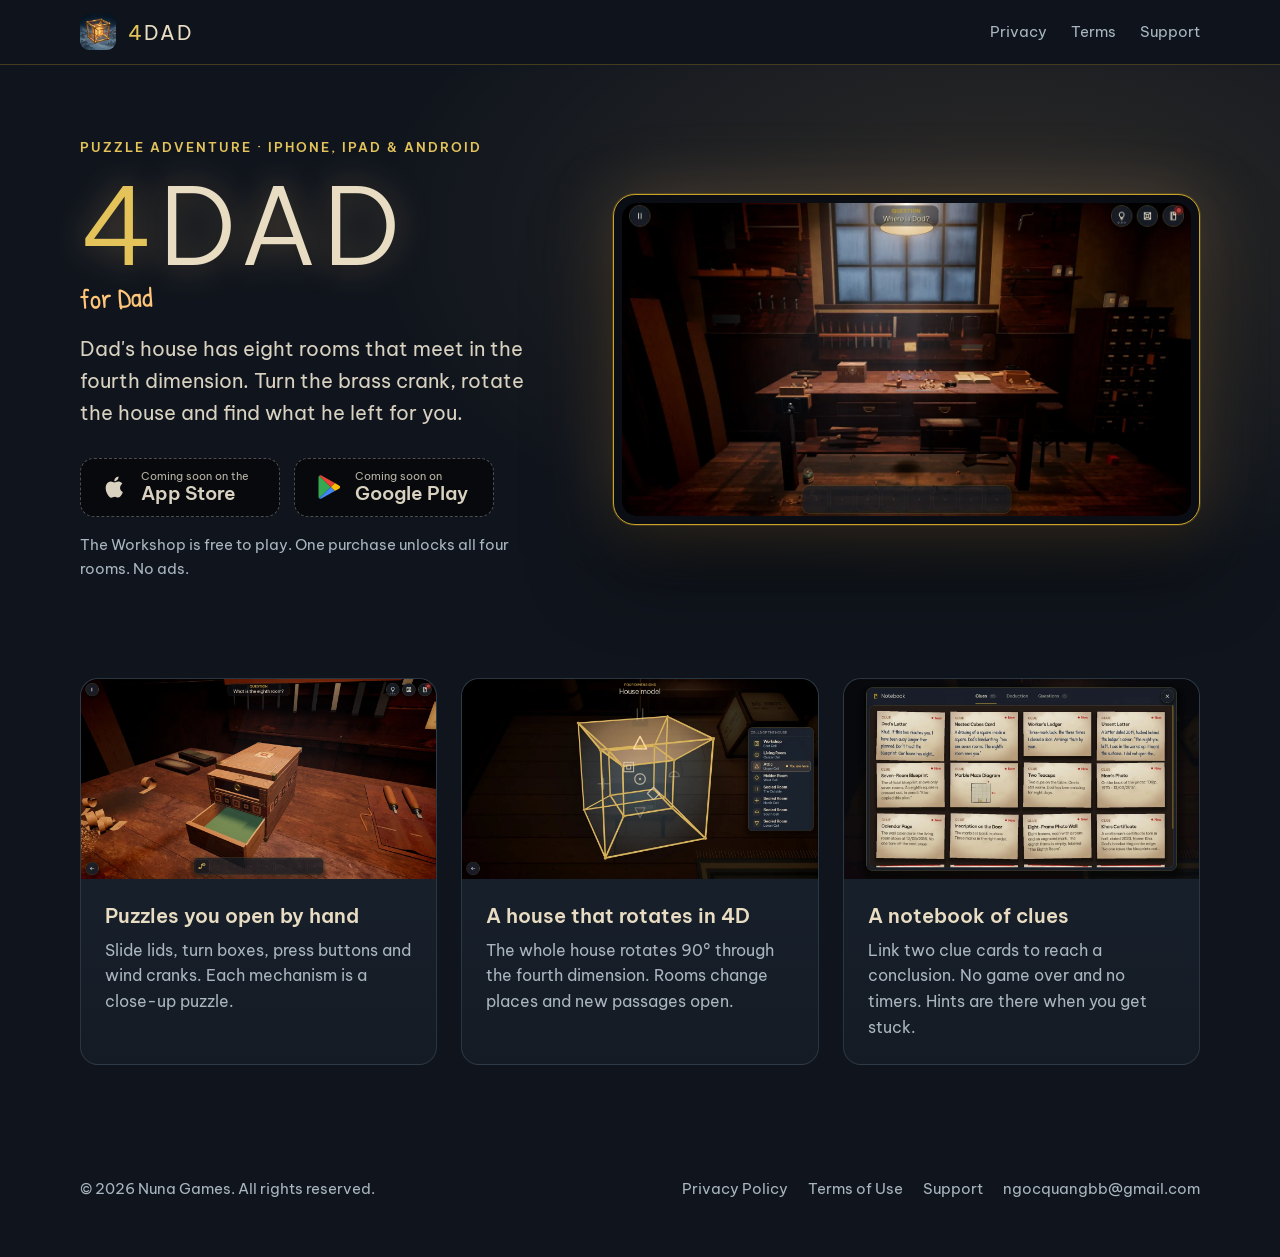
<file: index.html>
<!doctype html>
<html lang="en">
<head>
  <meta charset="utf-8">
  <meta name="viewport" content="width=device-width, initial-scale=1">
  <title>4DAD: The 4D House — Rotate the house, find Dad</title>
  <meta name="description" content="A first-person puzzle adventure in a house that folds through the fourth dimension. Turn the brass crank, solve mechanical puzzles and find your missing father.">
  <link rel="canonical" href="https://ngocquang.github.io/game-adventure-1-landing/">
  <meta property="og:type" content="website">
  <meta property="og:title" content="4DAD: The 4D House — Rotate the house, find Dad">
  <meta property="og:description" content="A first-person puzzle adventure in a house that folds through the fourth dimension. Turn the brass crank, solve mechanical puzzles and find your missing father.">
  <meta property="og:image" content="https://ngocquang.github.io/game-adventure-1-landing/assets/img/og.jpg">
  <meta property="og:url" content="https://ngocquang.github.io/game-adventure-1-landing/">
  <meta name="twitter:card" content="summary_large_image">
  <meta name="theme-color" content="#10151d">
  <link rel="icon" href="favicon.png">
  <link rel="apple-touch-icon" href="apple-touch-icon.png">
  <link rel="stylesheet" href="styles.css">
</head>
<body>
  <header class="nav">
    <div class="wrap">
      <a class="brand" href="./"><img src="assets/img/icon-256.png" alt="" width="36" height="36"><span><b>4</b>DAD</span></a>
      <nav class="nav-links">
        <a href="privacy.html">Privacy</a>
        <a href="terms.html">Terms</a>
        <a href="support.html">Support</a>
      </nav>
    </div>
  </header>

  <main>
    <section class="hero">
      <div class="wrap">
        <div>
          <div class="eyebrow">Puzzle adventure · iPhone, iPad &amp; Android</div>
          <h1 class="logo" aria-label="4DAD, read as for Dad"><b>4</b>DAD</h1>
          <p class="byline">for Dad</p>
          <p class="lead">Dad's house has eight rooms that meet in the fourth dimension. Turn the brass crank, rotate the house and find what he left for you.</p>
          <div class="stores">
            <span class="store is-soon"><svg viewBox="0 0 24 24" aria-hidden="true"><path fill="currentColor" d="M16.37 12.6c-.02-2.3 1.88-3.4 1.96-3.46-1.07-1.56-2.73-1.78-3.32-1.8-1.41-.14-2.76.83-3.48.83-.72 0-1.82-.81-3-.79-1.54.02-2.96.9-3.76 2.27-1.6 2.78-.41 6.9 1.15 9.16.76 1.1 1.67 2.34 2.86 2.3 1.15-.05 1.58-.74 2.97-.74 1.38 0 1.77.74 2.98.72 1.23-.02 2.01-1.12 2.76-2.23.87-1.28 1.23-2.52 1.25-2.58-.03-.01-2.4-.92-2.42-3.66zM14.1 5.86c.63-.77 1.06-1.83.94-2.89-.91.04-2.02.61-2.67 1.37-.58.67-1.1 1.76-.96 2.8 1.02.08 2.06-.52 2.69-1.28z"/></svg><span><small>Coming soon on the</small><b>App Store</b></span></span>
            <span class="store is-soon"><svg viewBox="0 0 24 24" aria-hidden="true"><path fill="#34A853" d="M3.6 2.3 13.5 12l-9.9 9.7c-.35-.2-.6-.6-.6-1.1V3.4c0-.5.25-.9.6-1.1z"/><path fill="#FBBC04" d="m17 8.6-3.5 3.4L17 15.4l3.9-2.2c.8-.5.8-1.7 0-2.2L17 8.6z"/><path fill="#4285F4" d="M3.6 21.7 13.5 12l3.5 3.4L5.2 22c-.6.3-1.2.2-1.6-.3z"/><path fill="#EA4335" d="M3.6 2.3c.4-.5 1-.6 1.6-.3L17 8.6 13.5 12 3.6 2.3z"/></svg><span><small>Coming soon on</small><b>Google Play</b></span></span>
          </div>
          <p class="free">The Workshop is free to play. One purchase unlocks all four rooms. No ads.</p>
        </div>
        <div class="frame">
          <img src="assets/img/shot-workshop.webp" alt="The woodworking shop where the game starts" width="1280" height="720">
        </div>
      </div>
    </section>

    <section id="features">
      <div class="wrap">
        <div class="features">
        <article class="card">
          <div class="shot"><img src="assets/img/shot-puzzle.webp" alt="A close-up mechanical puzzle box" loading="lazy" width="1280" height="720"></div>
          <div class="body"><h3>Puzzles you open by hand</h3><p>Slide lids, turn boxes, press buttons and wind cranks. Each mechanism is a close-up puzzle.</p></div>
        </article>
        <article class="card">
          <div class="shot"><img src="assets/img/shot-house.webp" alt="The model of the house in four dimensions" loading="lazy" width="1280" height="720"></div>
          <div class="body"><h3>A house that rotates in 4D</h3><p>The whole house rotates 90° through the fourth dimension. Rooms change places and new passages open.</p></div>
        </article>
        <article class="card">
          <div class="shot"><img src="assets/img/shot-notebook.webp" alt="The clue notebook with clue cards" loading="lazy" width="1280" height="720"></div>
          <div class="body"><h3>A notebook of clues</h3><p>Link two clue cards to reach a conclusion. No game over and no timers. Hints are there when you get stuck.</p></div>
        </article>
        </div>
      </div>
    </section>
  </main>
  <footer>
    <div class="wrap">
      <span>© 2026 Nuna Games. All rights reserved.</span>
      <nav>
        <a href="privacy.html">Privacy Policy</a>
        <a href="terms.html">Terms of Use</a>
        <a href="support.html">Support</a>
        <a href="mailto:ngocquangbb@gmail.com">ngocquangbb@gmail.com</a>
      </nav>
    </div>
  </footer>
</body>
</html>
</file>
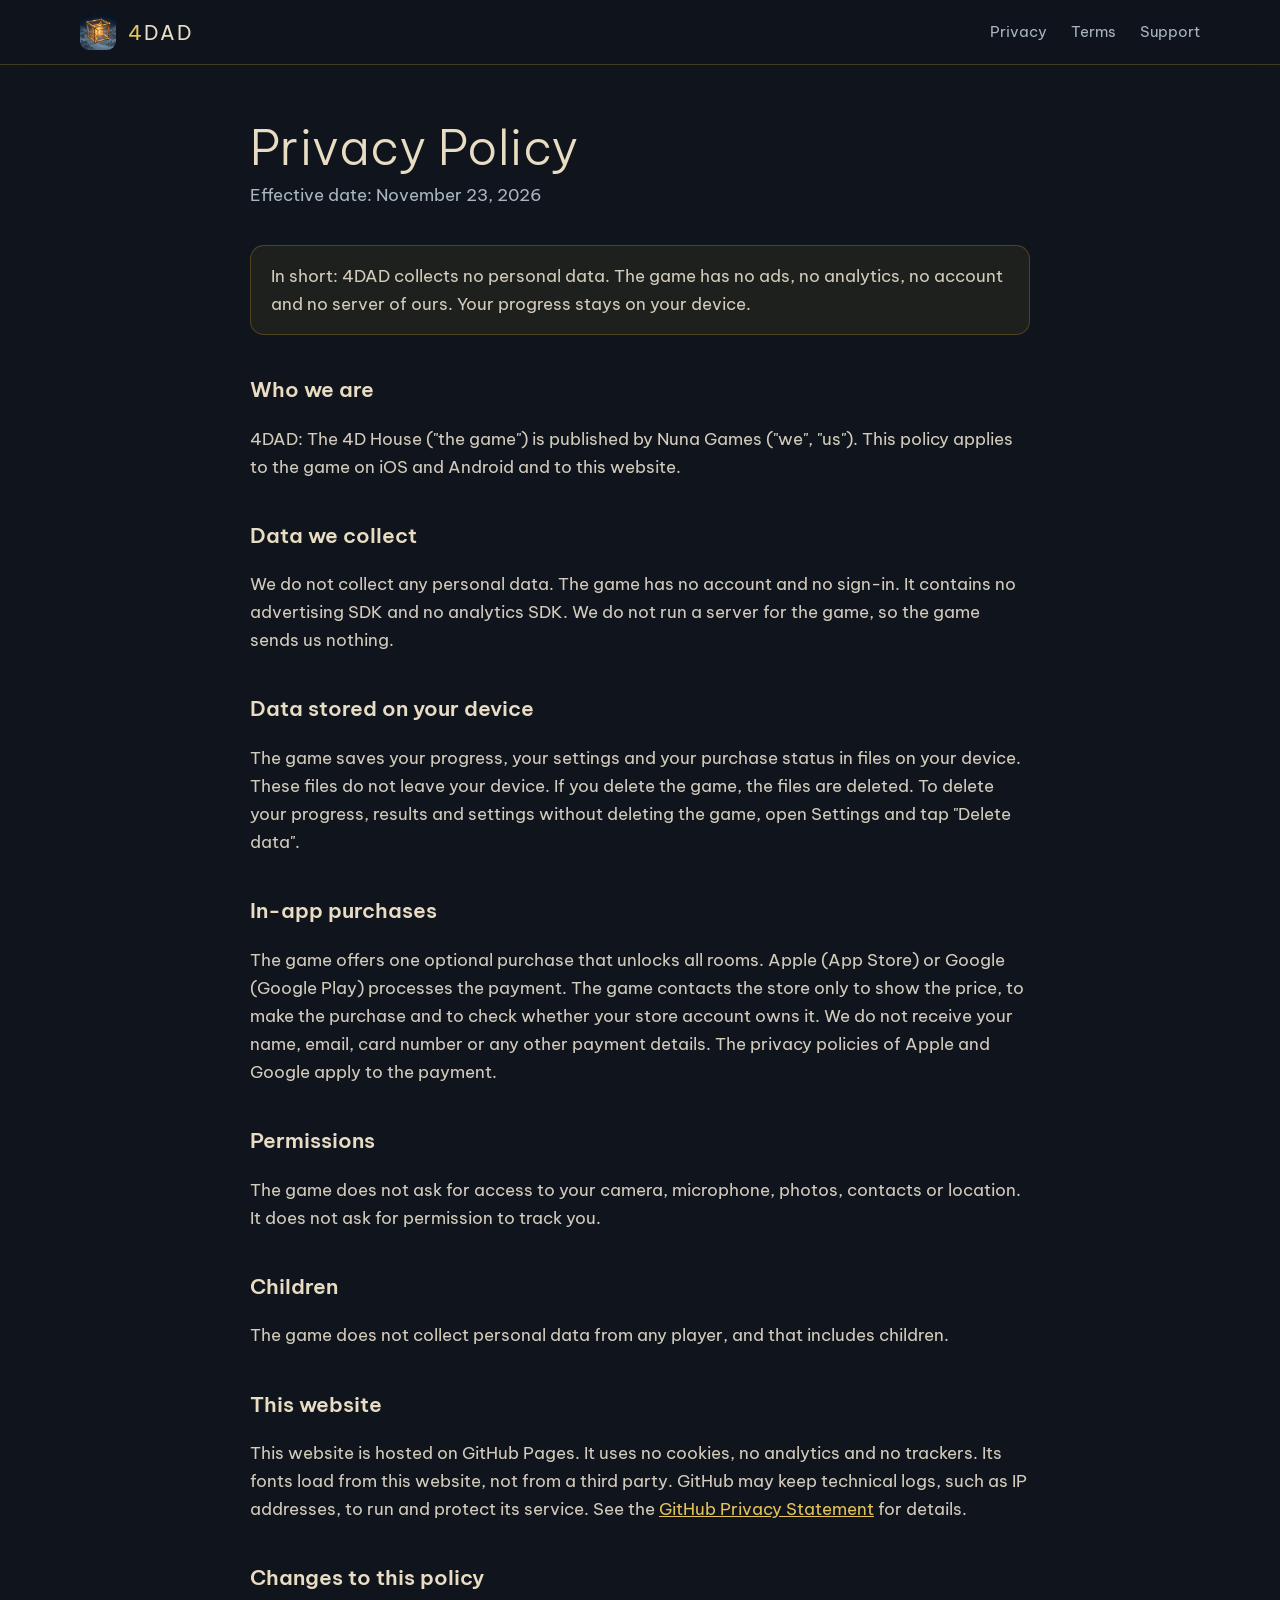
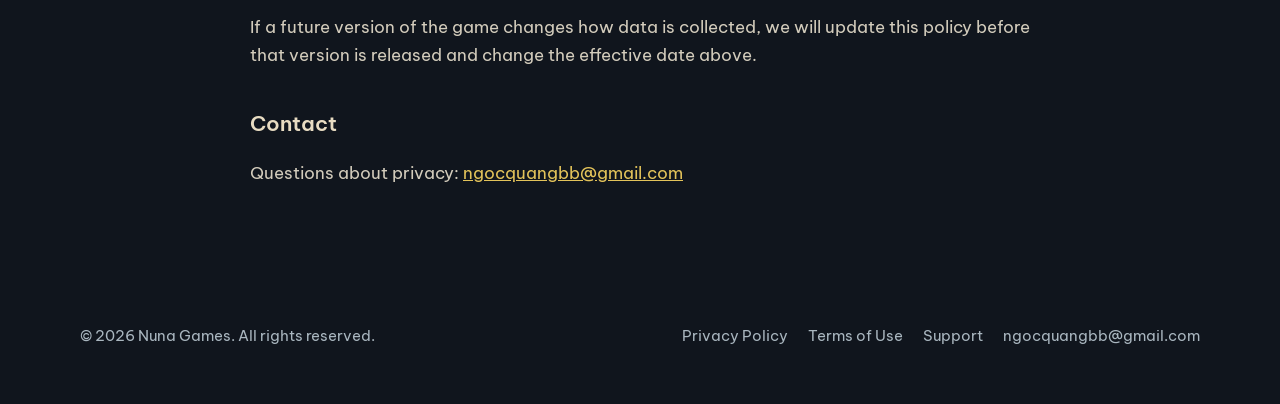
<file: privacy.html>
<!doctype html>
<html lang="en">
<head>
  <meta charset="utf-8">
  <meta name="viewport" content="width=device-width, initial-scale=1">
  <title>Privacy Policy — 4DAD</title>
  <meta name="description" content="How 4DAD: The 4D House handles your data. The game collects no personal data.">
  <link rel="canonical" href="https://ngocquang.github.io/game-adventure-1-landing/privacy.html">
  <meta property="og:type" content="website">
  <meta property="og:title" content="Privacy Policy — 4DAD">
  <meta property="og:description" content="How 4DAD: The 4D House handles your data. The game collects no personal data.">
  <meta property="og:image" content="https://ngocquang.github.io/game-adventure-1-landing/assets/img/og.jpg">
  <meta property="og:url" content="https://ngocquang.github.io/game-adventure-1-landing/privacy.html">
  <meta name="twitter:card" content="summary_large_image">
  <meta name="theme-color" content="#10151d">
  <link rel="icon" href="favicon.png">
  <link rel="apple-touch-icon" href="apple-touch-icon.png">
  <link rel="stylesheet" href="styles.css">
</head>
<body>
  <header class="nav">
    <div class="wrap">
      <a class="brand" href="./"><img src="assets/img/icon-256.png" alt="" width="36" height="36"><span><b>4</b>DAD</span></a>
      <nav class="nav-links">
        <a href="privacy.html">Privacy</a>
        <a href="terms.html">Terms</a>
        <a href="support.html">Support</a>
      </nav>
    </div>
  </header>

  <main class="doc">
    <div class="wrap">
      <h1 class="display">Privacy Policy</h1>
      <p class="meta">Effective date: November 23, 2026</p>
      <p class="note">In short: 4DAD collects no personal data. The game has no ads, no analytics, no account and no server of ours. Your progress stays on your device.</p>

      <h2>Who we are</h2>
      <p>4DAD: The 4D House ("the game") is published by Nuna Games ("we", "us"). This policy applies to the game on iOS and Android and to this website.</p>

      <h2>Data we collect</h2>
      <p>We do not collect any personal data. The game has no account and no sign-in. It contains no advertising SDK and no analytics SDK. We do not run a server for the game, so the game sends us nothing.</p>

      <h2>Data stored on your device</h2>
      <p>The game saves your progress, your settings and your purchase status in files on your device. These files do not leave your device. If you delete the game, the files are deleted. To delete your progress, results and settings without deleting the game, open Settings and tap "Delete data".</p>

      <h2>In-app purchases</h2>
      <p>The game offers one optional purchase that unlocks all rooms. Apple (App Store) or Google (Google Play) processes the payment. The game contacts the store only to show the price, to make the purchase and to check whether your store account owns it. We do not receive your name, email, card number or any other payment details. The privacy policies of Apple and Google apply to the payment.</p>

      <h2>Permissions</h2>
      <p>The game does not ask for access to your camera, microphone, photos, contacts or location. It does not ask for permission to track you.</p>

      <h2>Children</h2>
      <p>The game does not collect personal data from any player, and that includes children.</p>

      <h2>This website</h2>
      <p>This website is hosted on GitHub Pages. It uses no cookies, no analytics and no trackers. Its fonts load from this website, not from a third party. GitHub may keep technical logs, such as IP addresses, to run and protect its service. See the <a href="https://docs.github.com/en/site-policy/privacy-policies/github-general-privacy-statement" rel="noopener">GitHub Privacy Statement</a> for details.</p>

      <h2>Changes to this policy</h2>
      <p>If a future version of the game changes how data is collected, we will update this policy before that version is released and change the effective date above.</p>

      <h2>Contact</h2>
      <p>Questions about privacy: <a href="mailto:ngocquangbb@gmail.com">ngocquangbb@gmail.com</a></p>
    </div>
  </main>
  <footer>
    <div class="wrap">
      <span>© 2026 Nuna Games. All rights reserved.</span>
      <nav>
        <a href="privacy.html">Privacy Policy</a>
        <a href="terms.html">Terms of Use</a>
        <a href="support.html">Support</a>
        <a href="mailto:ngocquangbb@gmail.com">ngocquangbb@gmail.com</a>
      </nav>
    </div>
  </footer>
</body>
</html>
</file>
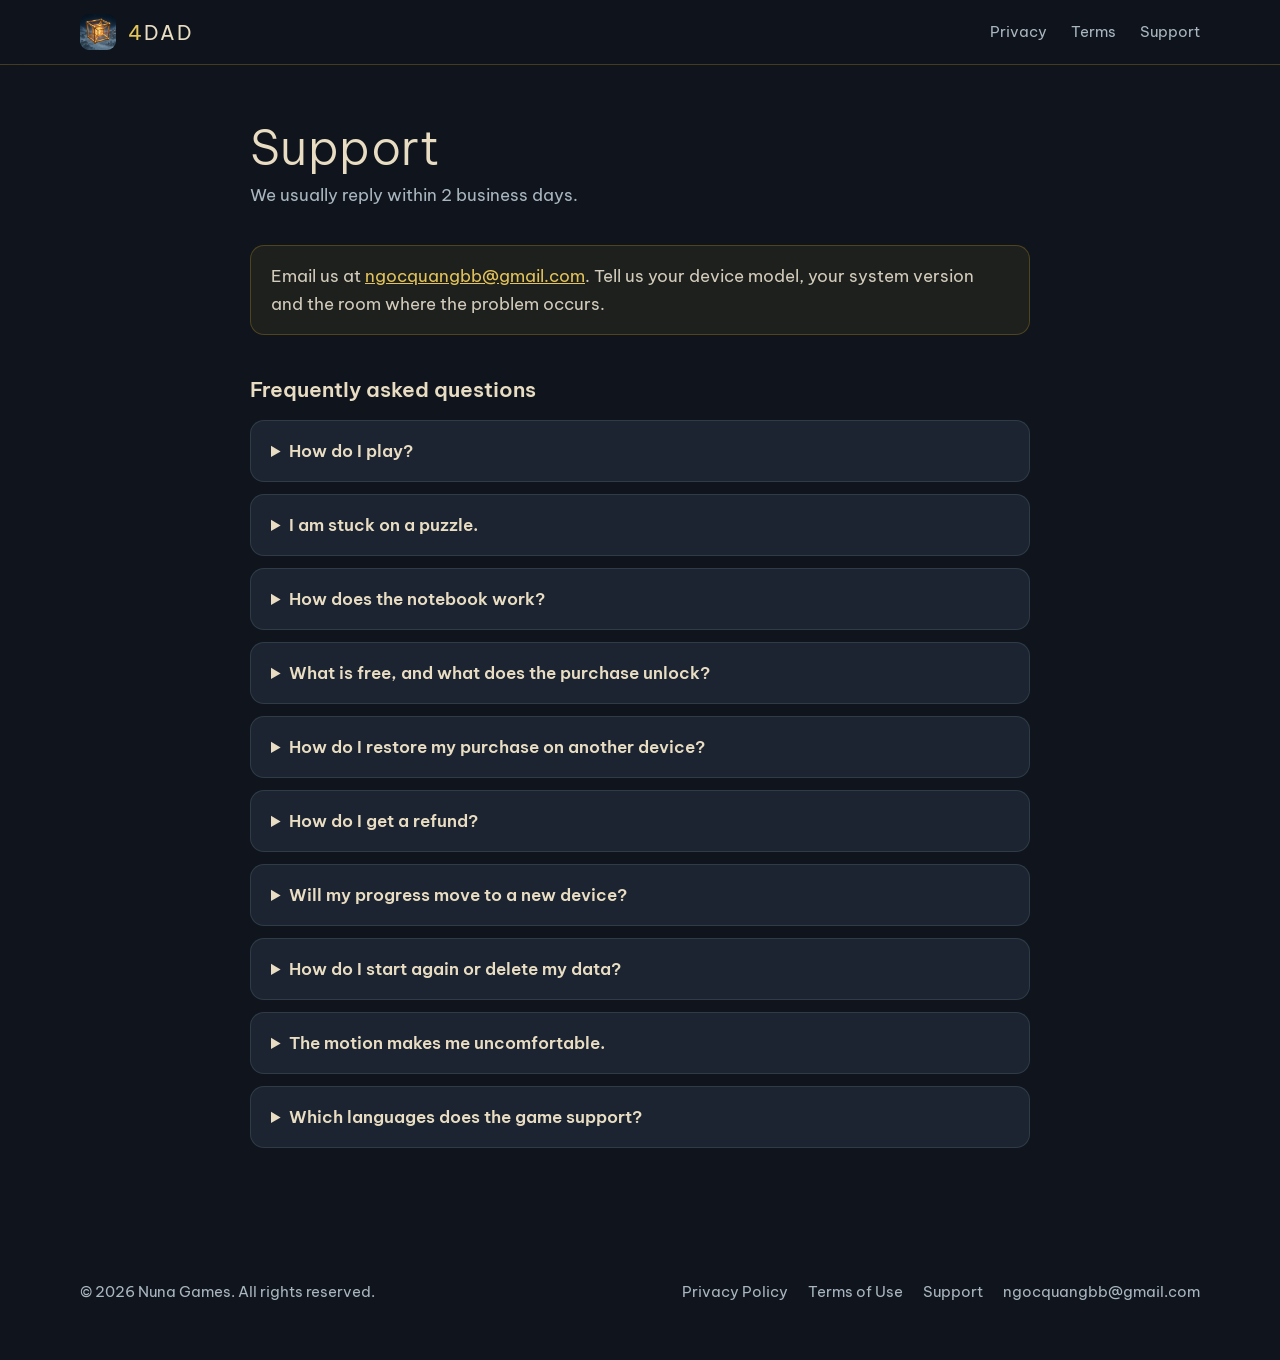
<file: support.html>
<!doctype html>
<html lang="en">
<head>
  <meta charset="utf-8">
  <meta name="viewport" content="width=device-width, initial-scale=1">
  <title>Support — 4DAD</title>
  <meta name="description" content="Help and answers for the game 4DAD: The 4D House.">
  <link rel="canonical" href="https://ngocquang.github.io/game-adventure-1-landing/support.html">
  <meta property="og:type" content="website">
  <meta property="og:title" content="Support — 4DAD">
  <meta property="og:description" content="Help and answers for the game 4DAD: The 4D House.">
  <meta property="og:image" content="https://ngocquang.github.io/game-adventure-1-landing/assets/img/og.jpg">
  <meta property="og:url" content="https://ngocquang.github.io/game-adventure-1-landing/support.html">
  <meta name="twitter:card" content="summary_large_image">
  <meta name="theme-color" content="#10151d">
  <link rel="icon" href="favicon.png">
  <link rel="apple-touch-icon" href="apple-touch-icon.png">
  <link rel="stylesheet" href="styles.css">
</head>
<body>
  <header class="nav">
    <div class="wrap">
      <a class="brand" href="./"><img src="assets/img/icon-256.png" alt="" width="36" height="36"><span><b>4</b>DAD</span></a>
      <nav class="nav-links">
        <a href="privacy.html">Privacy</a>
        <a href="terms.html">Terms</a>
        <a href="support.html">Support</a>
      </nav>
    </div>
  </header>

  <main class="doc">
    <div class="wrap">
      <h1 class="display">Support</h1>
      <p class="meta">We usually reply within 2 business days.</p>
      <p class="note">Email us at <a href="mailto:ngocquangbb@gmail.com?subject=4DAD%20support">ngocquangbb@gmail.com</a>. Tell us your device model, your system version and the room where the problem occurs.</p>

      <div class="faq">
        <h2>Frequently asked questions</h2>
        <details><summary>How do I play?</summary><p>You explore Dad's house in first person. Touch a mechanism to work it by hand: slide a lid, turn a box, press a button or wind a crank. Turn the brass crank to rotate the house, then look for the passages that the rotation opened.</p></details>
        <details><summary>I am stuck on a puzzle.</summary><p>Tap the Hint button. Each puzzle has three hint levels, and each level is more direct than the one before. The game has no timer and no game over.</p></details>
        <details><summary>How does the notebook work?</summary><p>The notebook holds the clues that you find. Open the Deduction tab, tap one card, then tap a second card to link the two clues. A correct link gives you a conclusion.</p></details>
        <details><summary>What is free, and what does the purchase unlock?</summary><p>The Workshop is free to play. One purchase unlocks all four rooms of Chapter 1: the Workshop, the Living Room, the Attic and the Hidden Room. The game has no ads.</p></details>
        <details><summary>How do I restore my purchase on another device?</summary><p>Open Settings and tap "Restore", or tap "Restore purchase" on the unlock screen. Use the same Apple ID or Google account that you used to buy.</p></details>
        <details><summary>How do I get a refund?</summary><p>Payments go through Apple or Google. Ask for a refund at reportaproblem.apple.com (iPhone and iPad) or in Google Play under Payments &amp; subscriptions (Android).</p></details>
        <details><summary>Will my progress move to a new device?</summary><p>No. Progress is saved only on your device, and the game has no account or cloud save in this version. Your purchase can be restored on another device.</p></details>
        <details><summary>How do I start again or delete my data?</summary><p>"New Game" on the title screen replaces the saved progress and keeps your settings. To delete progress, results and settings from the device, open Settings and tap "Delete data". This cannot be undone.</p></details>
        <details><summary>The motion makes me uncomfortable.</summary><p>Open Settings and turn on "Comfort mode". The game then uses less shake and less motion. You can also change the text size in Settings.</p></details>
        <details><summary>Which languages does the game support?</summary><p>English and Vietnamese. Change the language in Settings or with the VI and EN buttons on the title screen.</p></details>
      </div>
    </div>
  </main>
  <footer>
    <div class="wrap">
      <span>© 2026 Nuna Games. All rights reserved.</span>
      <nav>
        <a href="privacy.html">Privacy Policy</a>
        <a href="terms.html">Terms of Use</a>
        <a href="support.html">Support</a>
        <a href="mailto:ngocquangbb@gmail.com">ngocquangbb@gmail.com</a>
      </nav>
    </div>
  </footer>
</body>
</html>
</file>
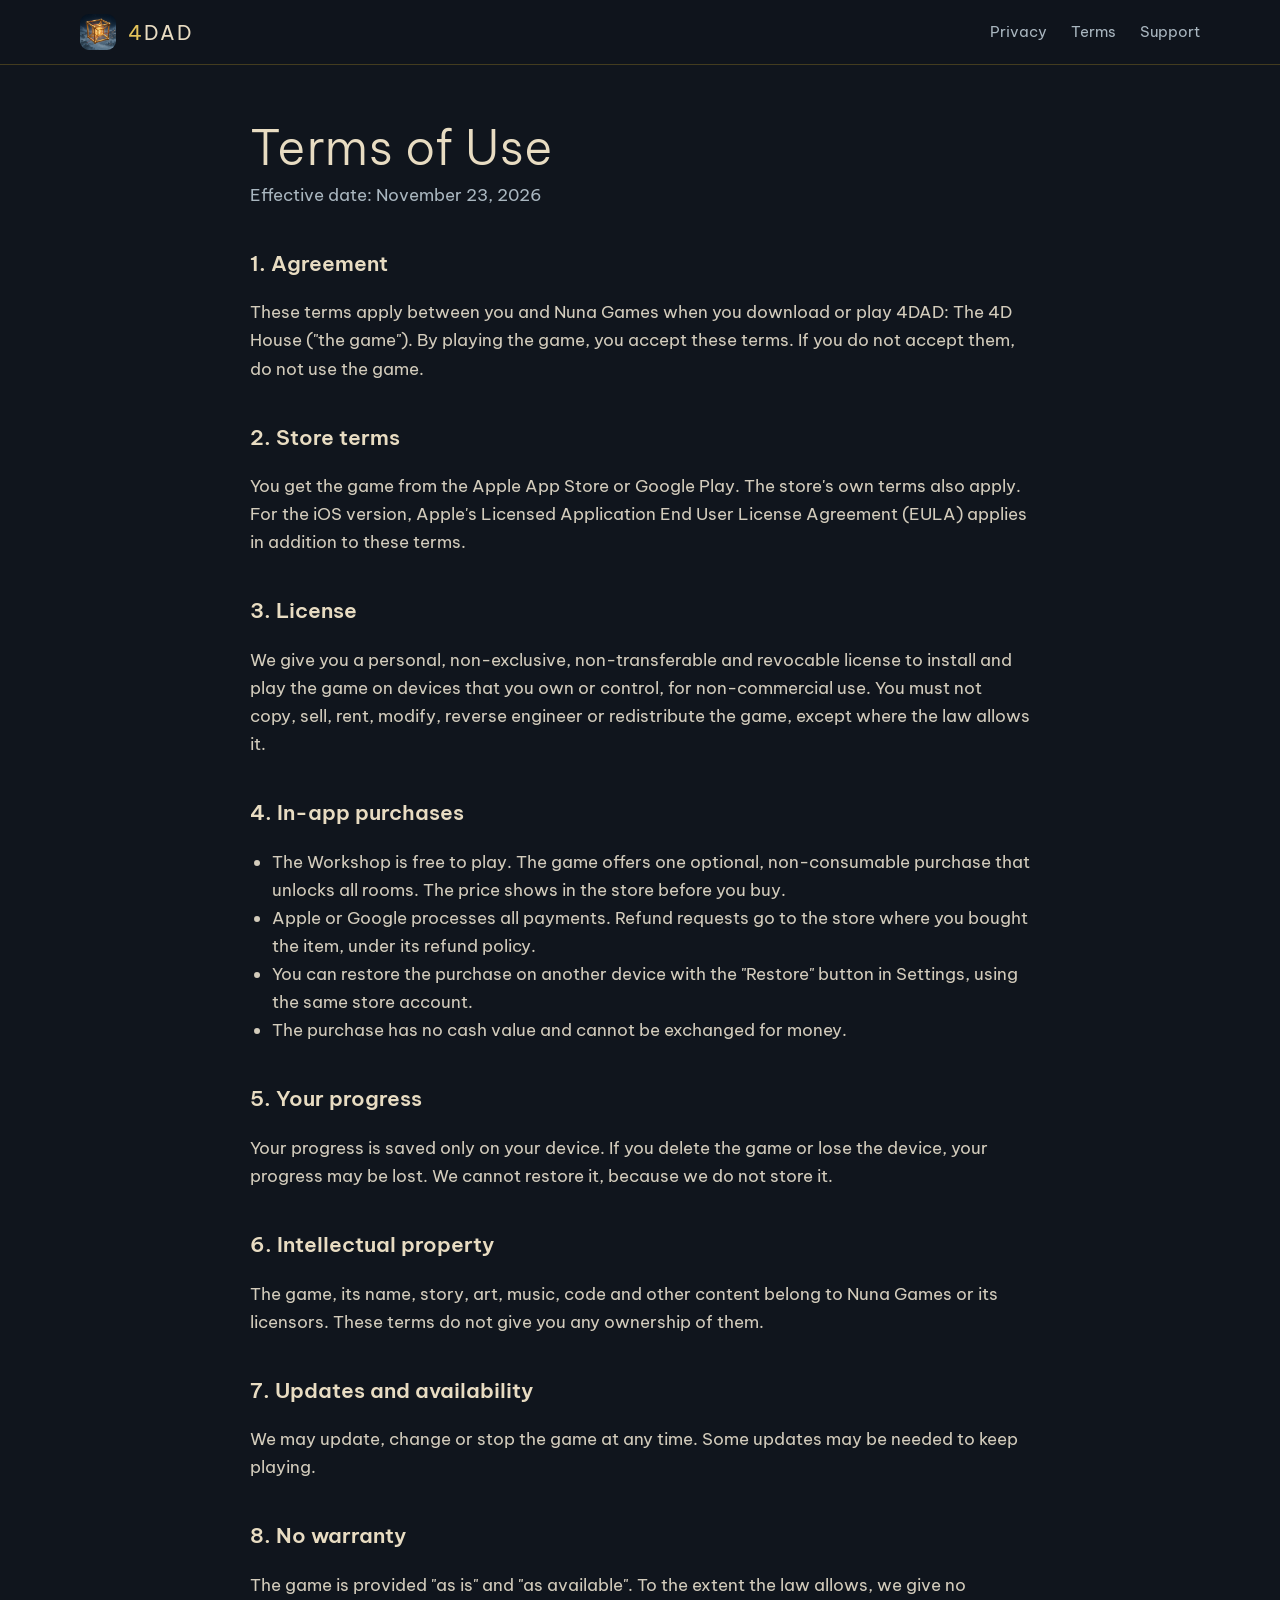
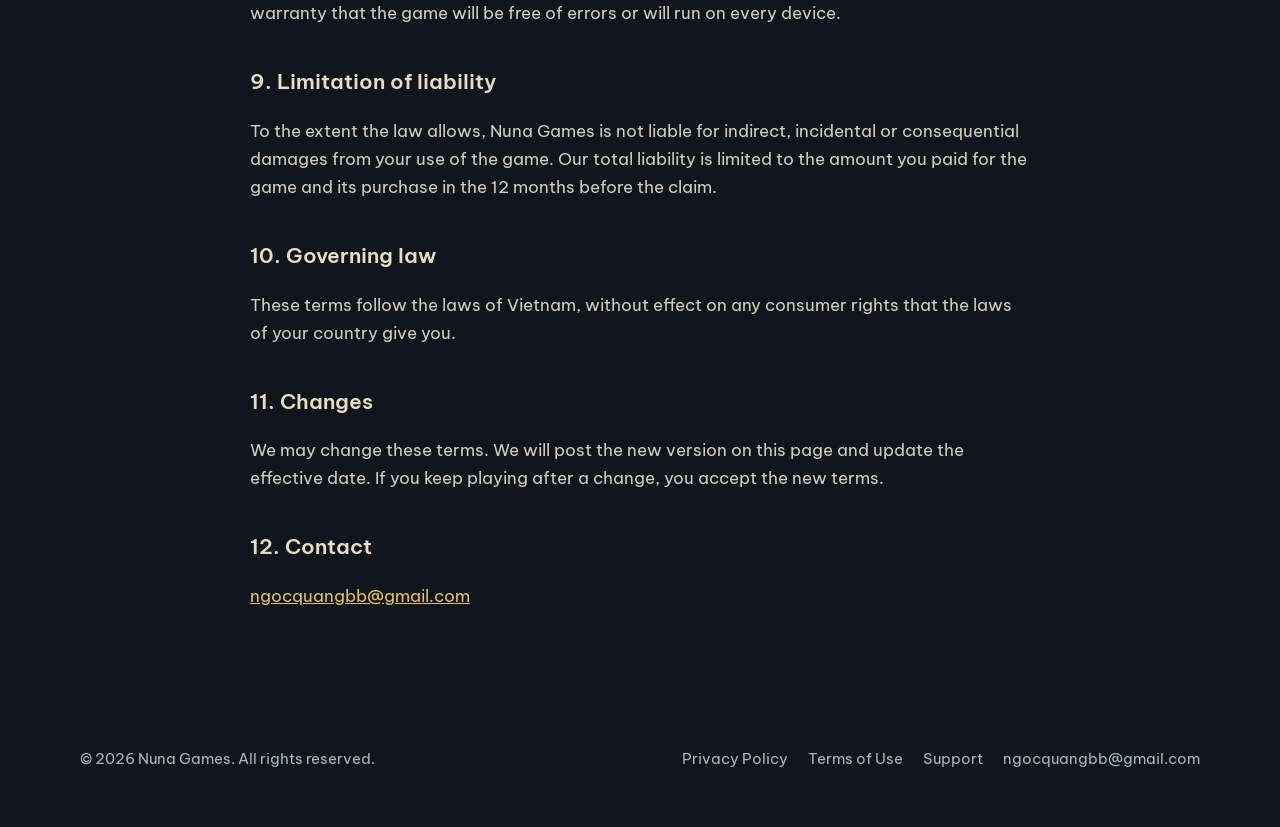
<file: terms.html>
<!doctype html>
<html lang="en">
<head>
  <meta charset="utf-8">
  <meta name="viewport" content="width=device-width, initial-scale=1">
  <title>Terms of Use — 4DAD</title>
  <meta name="description" content="The terms for the game 4DAD: The 4D House by Nuna Games.">
  <link rel="canonical" href="https://ngocquang.github.io/game-adventure-1-landing/terms.html">
  <meta property="og:type" content="website">
  <meta property="og:title" content="Terms of Use — 4DAD">
  <meta property="og:description" content="The terms for the game 4DAD: The 4D House by Nuna Games.">
  <meta property="og:image" content="https://ngocquang.github.io/game-adventure-1-landing/assets/img/og.jpg">
  <meta property="og:url" content="https://ngocquang.github.io/game-adventure-1-landing/terms.html">
  <meta name="twitter:card" content="summary_large_image">
  <meta name="theme-color" content="#10151d">
  <link rel="icon" href="favicon.png">
  <link rel="apple-touch-icon" href="apple-touch-icon.png">
  <link rel="stylesheet" href="styles.css">
</head>
<body>
  <header class="nav">
    <div class="wrap">
      <a class="brand" href="./"><img src="assets/img/icon-256.png" alt="" width="36" height="36"><span><b>4</b>DAD</span></a>
      <nav class="nav-links">
        <a href="privacy.html">Privacy</a>
        <a href="terms.html">Terms</a>
        <a href="support.html">Support</a>
      </nav>
    </div>
  </header>

  <main class="doc">
    <div class="wrap">
      <h1 class="display">Terms of Use</h1>
      <p class="meta">Effective date: November 23, 2026</p>

      <h2>1. Agreement</h2>
      <p>These terms apply between you and Nuna Games when you download or play 4DAD: The 4D House ("the game"). By playing the game, you accept these terms. If you do not accept them, do not use the game.</p>

      <h2>2. Store terms</h2>
      <p>You get the game from the Apple App Store or Google Play. The store's own terms also apply. For the iOS version, Apple's Licensed Application End User License Agreement (EULA) applies in addition to these terms.</p>

      <h2>3. License</h2>
      <p>We give you a personal, non-exclusive, non-transferable and revocable license to install and play the game on devices that you own or control, for non-commercial use. You must not copy, sell, rent, modify, reverse engineer or redistribute the game, except where the law allows it.</p>

      <h2>4. In-app purchases</h2>
      <ul>
        <li>The Workshop is free to play. The game offers one optional, non-consumable purchase that unlocks all rooms. The price shows in the store before you buy.</li>
        <li>Apple or Google processes all payments. Refund requests go to the store where you bought the item, under its refund policy.</li>
        <li>You can restore the purchase on another device with the "Restore" button in Settings, using the same store account.</li>
        <li>The purchase has no cash value and cannot be exchanged for money.</li>
      </ul>

      <h2>5. Your progress</h2>
      <p>Your progress is saved only on your device. If you delete the game or lose the device, your progress may be lost. We cannot restore it, because we do not store it.</p>

      <h2>6. Intellectual property</h2>
      <p>The game, its name, story, art, music, code and other content belong to Nuna Games or its licensors. These terms do not give you any ownership of them.</p>

      <h2>7. Updates and availability</h2>
      <p>We may update, change or stop the game at any time. Some updates may be needed to keep playing.</p>

      <h2>8. No warranty</h2>
      <p>The game is provided "as is" and "as available". To the extent the law allows, we give no warranty that the game will be free of errors or will run on every device.</p>

      <h2>9. Limitation of liability</h2>
      <p>To the extent the law allows, Nuna Games is not liable for indirect, incidental or consequential damages from your use of the game. Our total liability is limited to the amount you paid for the game and its purchase in the 12 months before the claim.</p>

      <h2>10. Governing law</h2>
      <p>These terms follow the laws of Vietnam, without effect on any consumer rights that the laws of your country give you.</p>

      <h2>11. Changes</h2>
      <p>We may change these terms. We will post the new version on this page and update the effective date. If you keep playing after a change, you accept the new terms.</p>

      <h2>12. Contact</h2>
      <p><a href="mailto:ngocquangbb@gmail.com">ngocquangbb@gmail.com</a></p>
    </div>
  </main>
  <footer>
    <div class="wrap">
      <span>© 2026 Nuna Games. All rights reserved.</span>
      <nav>
        <a href="privacy.html">Privacy Policy</a>
        <a href="terms.html">Terms of Use</a>
        <a href="support.html">Support</a>
        <a href="mailto:ngocquangbb@gmail.com">ngocquangbb@gmail.com</a>
      </nav>
    </div>
  </footer>
</body>
</html>
</file>
<file: styles.css>
@font-face{font-family:"Be Vietnam Pro";src:url("assets/fonts/be-vietnam-pro-latin-300-normal.woff2") format("woff2");font-weight:300;font-display:swap}
@font-face{font-family:"Be Vietnam Pro";src:url("assets/fonts/be-vietnam-pro-latin-400-normal.woff2") format("woff2");font-weight:400;font-display:swap}
@font-face{font-family:"Be Vietnam Pro";src:url("assets/fonts/be-vietnam-pro-latin-600-normal.woff2") format("woff2");font-weight:600;font-display:swap}
@font-face{font-family:"Patrick Hand";src:url("assets/fonts/patrick-hand-latin-400-normal.woff2") format("woff2");font-weight:400;font-display:swap}
:root{--night:#10151d;--night-2:#1b2430;--paper:#e8dcc2;--brass:#c9a227;--brass-light:#e3c35a;--lamp:#ffc67a;--text:#ece4d2;--muted:#a9b6bf;--hair:rgba(201,162,39,.28);--radius:18px;--ease:cubic-bezier(0.22,1,0.36,1);--font-ui:"Be Vietnam Pro",system-ui,-apple-system,"Segoe UI",Roboto,sans-serif;--font-hand:"Patrick Hand","Be Vietnam Pro",cursive}
*{box-sizing:border-box}
body{margin:0;background:var(--night);color:var(--text);font:400 17px/1.65 var(--font-ui);-webkit-font-smoothing:antialiased}
a{color:var(--brass-light)}
a:focus-visible,summary:focus-visible{outline:2px solid var(--lamp);outline-offset:3px;border-radius:4px}
img{max-width:100%;display:block}
.wrap{width:min(1120px,100% - 40px);margin:0 auto}
.display{font-family:var(--font-ui);font-weight:300;letter-spacing:.01em;line-height:1.12}
.nav{position:sticky;top:0;z-index:20;background:rgba(16,21,29,.8);backdrop-filter:blur(14px);-webkit-backdrop-filter:blur(14px);border-bottom:1px solid var(--hair)}
.nav .wrap{display:flex;align-items:center;gap:20px;height:64px}
.brand{display:flex;align-items:center;gap:12px;color:var(--paper);text-decoration:none;font-weight:400;font-size:20px;letter-spacing:.1em}
.brand b,.logo b{color:var(--brass-light);font-weight:inherit}
.brand img{width:36px;height:36px;border-radius:9px}
.nav-links{margin-left:auto;display:flex;gap:24px;align-items:center}
.nav-links a{color:var(--muted);text-decoration:none;font-size:15px;transition:color 200ms var(--ease)}
.nav-links a:hover{color:var(--paper)}
.hero{padding:72px 0 40px;background:radial-gradient(70% 90% at 78% 30%,rgba(255,198,122,.12),transparent 70%)}
.hero .wrap{display:grid;grid-template-columns:.9fr 1.1fr;gap:52px;align-items:center}
.eyebrow{color:var(--brass-light);font-weight:600;letter-spacing:.16em;text-transform:uppercase;font-size:12.5px}
.logo{font-weight:300;font-size:clamp(60px,8.4vw,112px);letter-spacing:.06em;line-height:1;margin:14px 0 0;color:var(--paper);text-shadow:0 0 34px rgba(255,198,122,.35)}
.byline{font-family:var(--font-hand);font-size:28px;line-height:1;color:var(--lamp);margin:6px 0 20px;transform:rotate(-2deg);transform-origin:left center}
.hero p.lead{font-size:19.5px;color:#d9d2c1;max-width:36ch;margin:0 0 28px}
.hero p.free{color:var(--muted);font-size:15px;margin:16px 0 0}
.stores{display:flex;flex-wrap:wrap;gap:14px}
.store{display:inline-flex;align-items:center;gap:12px;min-width:200px;padding:11px 20px;border-radius:14px;background:#000;color:#fff;text-decoration:none;border:1px solid rgba(255,255,255,.28)}
a.store{transition:transform 220ms var(--ease),box-shadow 220ms var(--ease),border-color 220ms var(--ease)}
a.store:hover{transform:translateY(-3px);border-color:var(--brass-light);box-shadow:0 10px 30px rgba(255,198,122,.22)}
.store.is-soon{background:rgba(0,0,0,.55);border-style:dashed;color:#d9d2c1}
.store svg{width:28px;height:28px;flex:none}
.store small{display:block;font-size:11px;opacity:.85;line-height:1.1}
.store b{display:block;font-size:19px;line-height:1.2;font-weight:600}
.frame{justify-self:center;width:100%;aspect-ratio:16/9;border-radius:22px;padding:8px;background:#0a0d13;border:1px solid var(--brass);box-shadow:0 0 0 1px rgba(201,162,39,.2),0 0 70px rgba(255,198,122,.22),0 40px 80px rgba(0,0,0,.6)}
.frame img{width:100%;height:100%;object-fit:cover;border-radius:15px;background:#000}
section{padding:56px 0 72px}
.features{display:grid;grid-template-columns:repeat(3,1fr);gap:24px}
.card{background:linear-gradient(180deg,var(--night-2),#141b25);border:1px solid rgba(127,154,168,.2);border-radius:var(--radius);overflow:hidden;transition:transform 260ms var(--ease),border-color 260ms var(--ease),box-shadow 260ms var(--ease)}
.card:hover{transform:translateY(-4px);border-color:rgba(227,195,90,.5);box-shadow:0 16px 40px rgba(0,0,0,.45)}
.card .shot{aspect-ratio:16/9;overflow:hidden;background:#000}
.card .shot img{width:100%;height:100%;object-fit:cover}
.card .body{padding:20px 24px 24px}
.card h3{font-size:20px;font-weight:600;margin:0 0 6px;color:var(--paper)}
.card p{margin:0;color:var(--muted);font-size:15.5px}
footer{padding:40px 0 56px;color:var(--muted);font-size:14.5px}
footer .wrap{display:flex;flex-wrap:wrap;gap:16px 28px;align-items:center}
footer nav{display:flex;flex-wrap:wrap;gap:20px;margin-left:auto}
footer a{color:var(--muted);text-decoration:none}
footer a:hover{color:var(--paper)}
.doc{padding:56px 0 80px}
.doc .wrap{max-width:780px}
.doc h1{font-size:clamp(34px,5vw,48px);margin:0 0 6px;color:var(--paper)}
.doc .meta{color:var(--muted);margin:0 0 36px}
.doc h2{font-size:21px;font-weight:600;margin:38px 0 10px;color:var(--paper)}
.doc p,.doc li{color:#d3ccbc}
.doc ul{padding-left:22px}
.doc .note{padding:16px 20px;border-radius:14px;background:rgba(201,162,39,.08);border:1px solid var(--hair)}
.faq details{background:var(--night-2);border:1px solid rgba(127,154,168,.2);border-radius:14px;padding:16px 20px;margin:12px 0}
.faq summary{cursor:pointer;font-weight:600;color:var(--paper)}
.faq details p{margin:10px 0 0}
@media (max-width:900px){.hero .wrap{grid-template-columns:1fr;text-align:center}.hero p.lead{margin-inline:auto}.byline{transform-origin:center}.stores{justify-content:center}.features{grid-template-columns:1fr}.nav-links{display:none}section{padding:40px 0 56px}}
@media (prefers-reduced-motion:reduce){a.store,.card{transition:none}a.store:hover,.card:hover{transform:none}}
</file>
